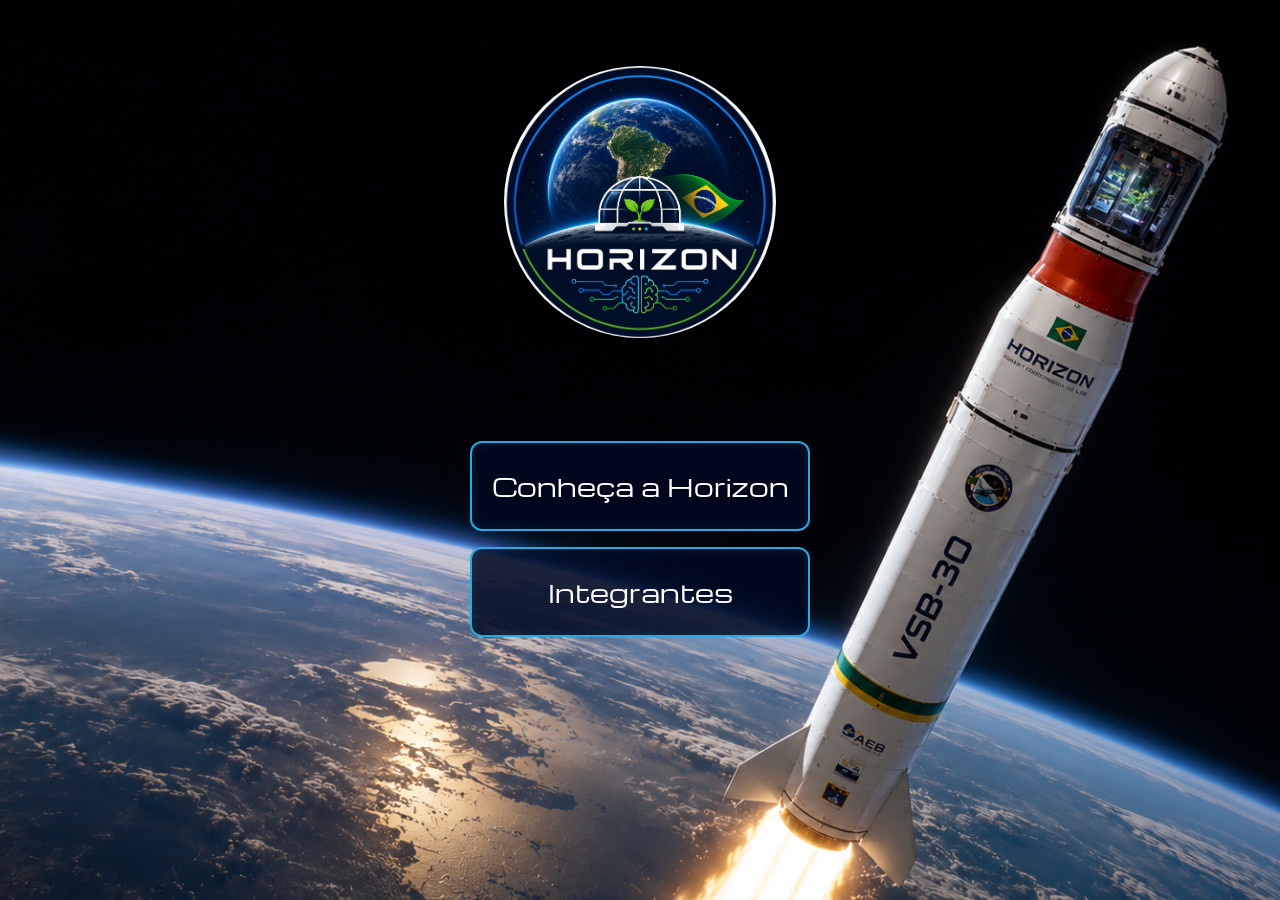
<file: index.html>
<!DOCTYPE html>
<html lang="pt-br">
<head>
    <meta charset="UTF-8">
    <meta name="viewport" content="width=device-width, initial-scale=1.0">

    <!-- GOOGLE FONTS -->
    <link rel="preconnect" href="https://fonts.googleapis.com">
    <link rel="preconnect" href="https://fonts.gstatic.com" crossorigin>
    <link href="https://fonts.googleapis.com/css2?family=Michroma&family=Raleway:ital,wght@0,100..900;1,100..900&display=swap" rel="stylesheet">

    <!-- CSS Externo -->
    <link rel="stylesheet" href="./src/css/inicio.css">
    <title>Home</title>
</head>
<body>
    <section>
        <div class="hero">
            <img class="hero-logo" src="./src/assets/logo_Horizon.png" alt="Logo Horizon">
            <div class="bottons">
                <a href="./sobre.html"><button>Conheça a Horizon</button></a>
                <a href="./integrantes.html"><button>Integrantes</button></a>
            </div>
        </div>
    </section>
</body>
</html>
</file>
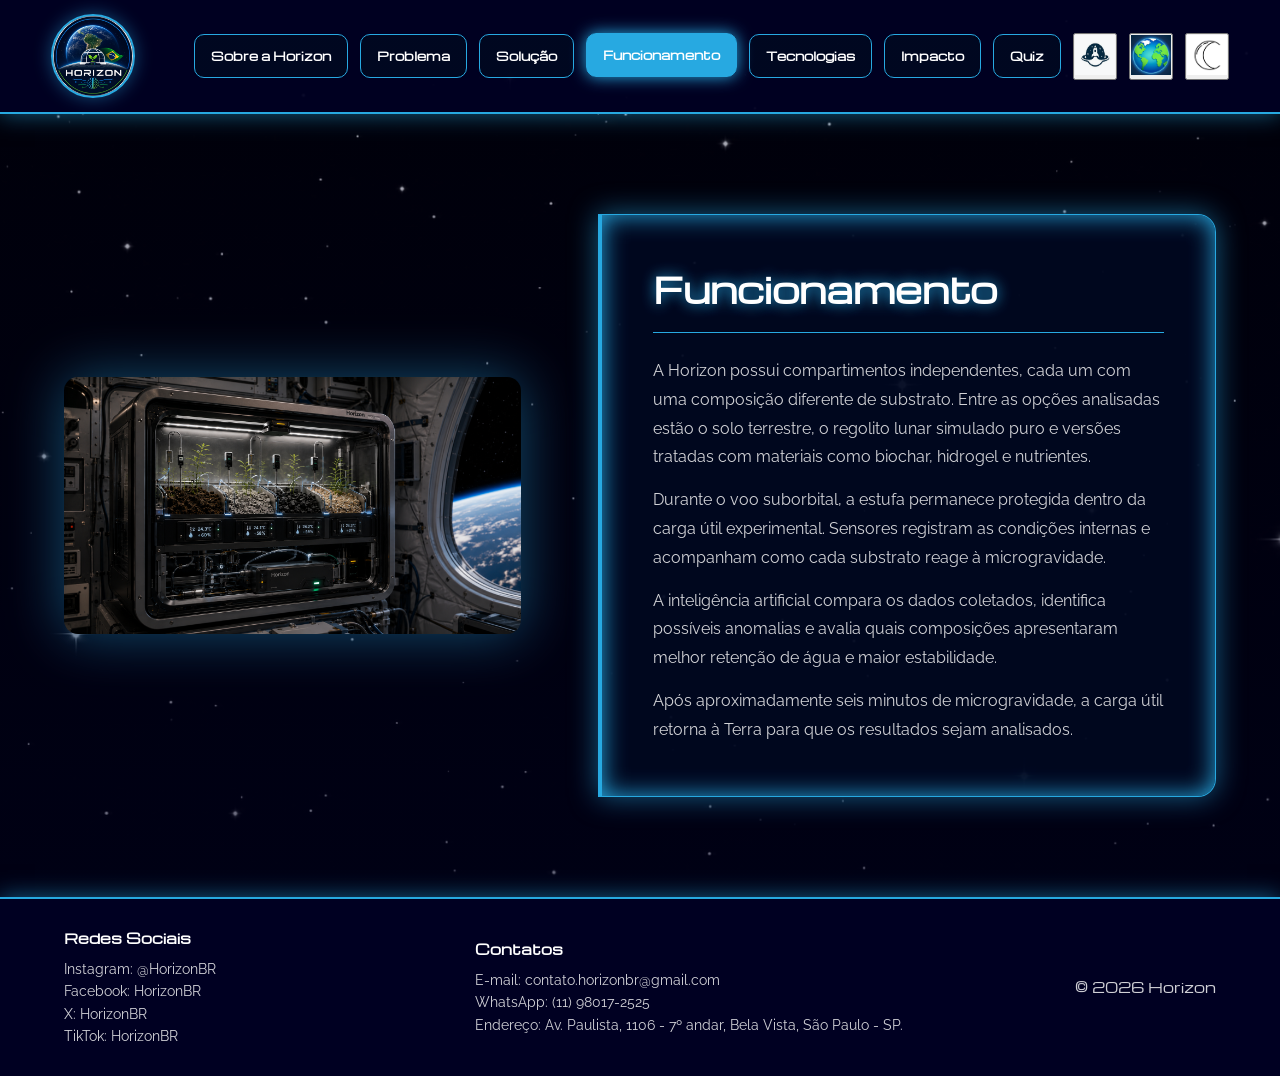
<file: funcionamento.html>
<!DOCTYPE html>
<html lang="pt-BR">
<head>
    <meta charset="UTF-8">
    <meta name="viewport" content="width=device-width, initial-scale=1.0">
    <link rel="preconnect" href="https://fonts.googleapis.com">
    <link rel="preconnect" href="https://fonts.gstatic.com" crossorigin>
    <link href="https://fonts.googleapis.com/css2?family=Michroma&family=Raleway:wght@400;500;600&display=swap" rel="stylesheet">
    <link rel="stylesheet" href="./src/css/funcionamento.css">
    <title>Funcionamento | Horizon</title>
</head>
<body>
    <header>
        <a class="logo-link" href="./index.html" aria-label="Ir para Sobre a Horizon"><img class="logo" src="./src/assets/logo_Horizon.png" alt="Logo Horizon"></a>
        <nav aria-label="Navegação principal">
            <a href="./sobre.html">Sobre a Horizon</a><a href="./problema.html">Problema</a><a href="./solucao.html">Solução</a>
            <a class="active" href="./funcionamento.html" aria-current="page">Funcionamento</a>
            <a href="./tecnologias.html">Tecnologias</a><a href="./impacto.html">Impacto</a><a href="./quiz.html">Quiz</a>
            <button id="SpaceTheme"><img src="./src/assets/EspaçoLogo.png" alt="EspaçoLogo" class="mode"></button>
            <button id="EarthTheme"><img src="./src/assets/TerraLogo.png" alt="TerraLogo" class="mode"></button>
            <button id="MoonTheme"><img src="./src/assets/LuaLogo.png" alt="LuaLogo" class="mode"></button>
        </nav>
    </header>
    <main>
        <section class="pagina-layout">
            <figure class="imagem-conteudo">
                <img src="./src/assets/funcionamento.png" alt="Ilustracao do funcionamento da estufa Horizon">
            </figure>
            <article class="card">
            <h1>Funcionamento</h1>
            <p>A Horizon possui compartimentos independentes, cada um com uma composição diferente de substrato. Entre as opções analisadas estão o solo terrestre, o regolito lunar simulado puro e versões tratadas com materiais como biochar, hidrogel e nutrientes.</p>
            <p>Durante o voo suborbital, a estufa permanece protegida dentro da carga útil experimental. Sensores registram as condições internas e acompanham como cada substrato reage à microgravidade.</p>
            <p>A inteligência artificial compara os dados coletados, identifica possíveis anomalias e avalia quais composições apresentaram melhor retenção de água e maior estabilidade.</p>
            <p>Após aproximadamente seis minutos de microgravidade, a carga útil retorna à Terra para que os resultados sejam analisados.</p>
            </article>
        </section>
    </main>
    <footer>
        <section><h2>Redes Sociais</h2><ul><li>Instagram: @HorizonBR</li><li>Facebook: HorizonBR</li><li>X: HorizonBR</li><li>TikTok: HorizonBR</li></ul></section>
        <section><h2>Contatos</h2><ul><li>E-mail: contato.horizonbr@gmail.com</li><li>WhatsApp: (11) 98017-2525</li><li>Endereço: Av. Paulista, 1106 - 7º andar, Bela Vista, São Paulo - SP.</li></ul></section>
        <p class="copyright">© 2026 Horizon</p>
    </footer>
    <script src="./src/js/trocarCor.js"></script>
</body>
</html>
</file>
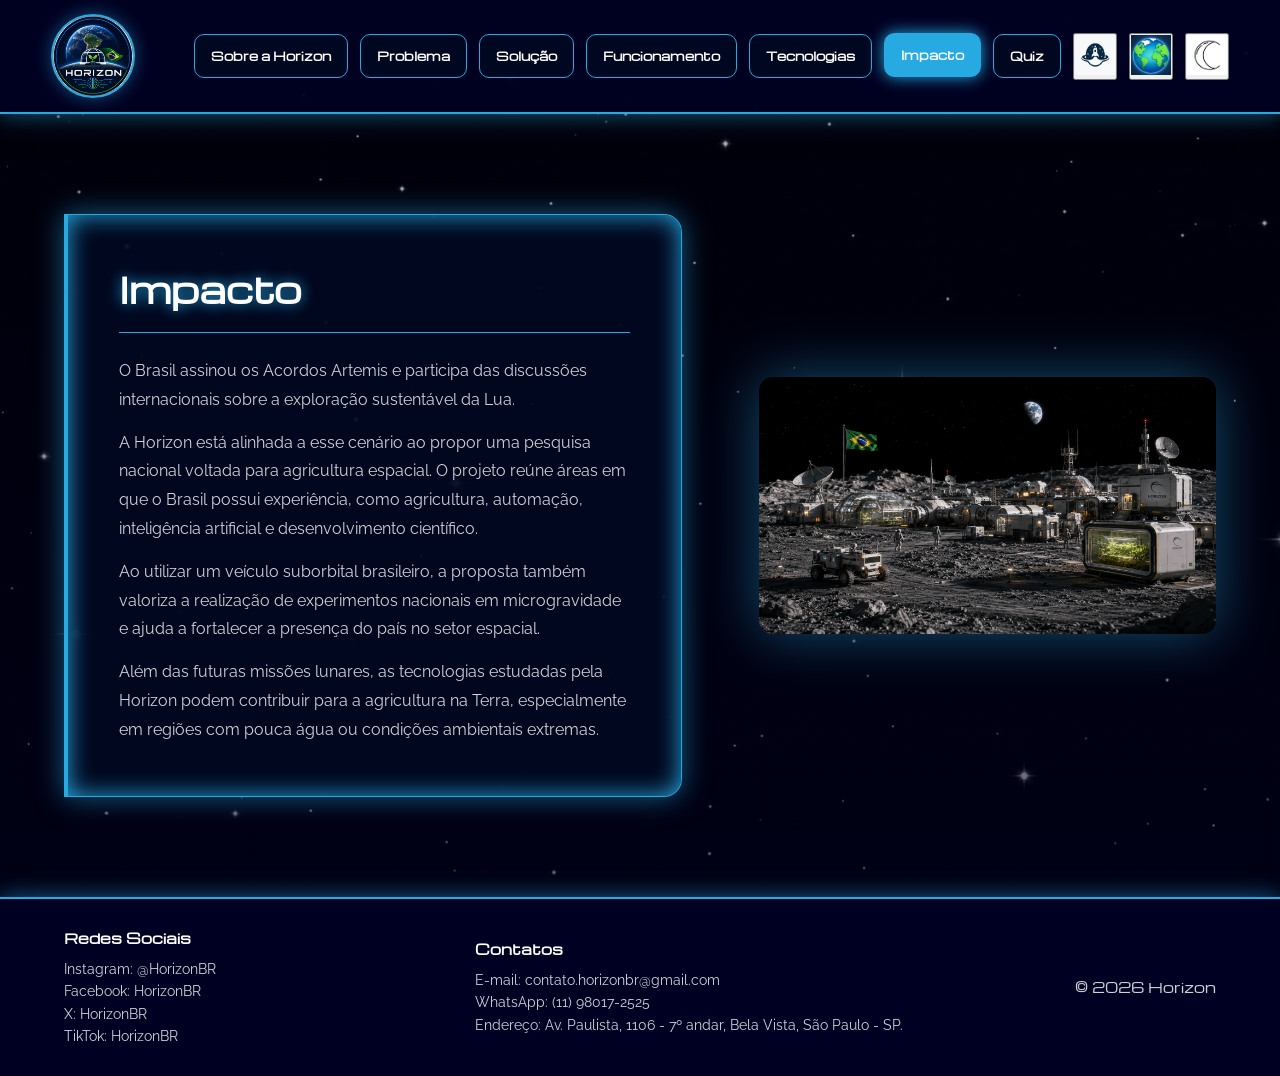
<file: impacto.html>
<!DOCTYPE html>
<html lang="pt-BR">
<head>
    <meta charset="UTF-8">
    <meta name="viewport" content="width=device-width, initial-scale=1.0">
    <link rel="preconnect" href="https://fonts.googleapis.com">
    <link rel="preconnect" href="https://fonts.gstatic.com" crossorigin>
    <link href="https://fonts.googleapis.com/css2?family=Michroma&family=Raleway:wght@400;500;600&display=swap" rel="stylesheet">
    <link rel="stylesheet" href="./src/css/impacto.css">
    <title>Impacto | Horizon</title>
</head>
<body>
    <header>
        <a class="logo-link" href="./index.html" aria-label="Ir para Sobre a Horizon"><img class="logo" src="./src/assets/logo_Horizon.png" alt="Logo Horizon"></a>
        <nav aria-label="Navegação principal">
            <a href="./sobre.html">Sobre a Horizon</a><a href="./problema.html">Problema</a><a href="./solucao.html">Solução</a><a href="./funcionamento.html">Funcionamento</a><a href="./tecnologias.html">Tecnologias</a>
            <a class="active" href="./impacto.html" aria-current="page">Impacto</a><a href="./quiz.html">Quiz</a>
            <button id="SpaceTheme"><img src="./src/assets/EspaçoLogo.png" alt="EspaçoLogo" class="mode"></button>
            <button id="EarthTheme"><img src="./src/assets/TerraLogo.png" alt="TerraLogo" class="mode"></button>
            <button id="MoonTheme"><img src="./src/assets/LuaLogo.png" alt="LuaLogo" class="mode"></button>
        </nav>
    </header>
    <main>
        <section class="pagina-layout pagina-layout-reverso">
            <article class="card">
            <h1>Impacto</h1>
            <p>O Brasil assinou os Acordos Artemis e participa das discussões internacionais sobre a exploração sustentável da Lua.</p>
            <p>A Horizon está alinhada a esse cenário ao propor uma pesquisa nacional voltada para agricultura espacial. O projeto reúne áreas em que o Brasil possui experiência, como agricultura, automação, inteligência artificial e desenvolvimento científico.</p>
            <p>Ao utilizar um veículo suborbital brasileiro, a proposta também valoriza a realização de experimentos nacionais em microgravidade e ajuda a fortalecer a presença do país no setor espacial.</p>
            <p>Além das futuras missões lunares, as tecnologias estudadas pela Horizon podem contribuir para a agricultura na Terra, especialmente em regiões com pouca água ou condições ambientais extremas.</p>
            </article>
            <figure class="imagem-conteudo">
                <img src="./src/assets/impacto.png" alt="Ilustracao do impacto da pesquisa Horizon">
            </figure>
        </section>
    </main>
    <footer>
        <section><h2>Redes Sociais</h2><ul><li>Instagram: @HorizonBR</li><li>Facebook: HorizonBR</li><li>X: HorizonBR</li><li>TikTok: HorizonBR</li></ul></section>
        <section><h2>Contatos</h2><ul><li>E-mail: contato.horizonbr@gmail.com</li><li>WhatsApp: (11) 98017-2525</li><li>Endereço: Av. Paulista, 1106 - 7º andar, Bela Vista, São Paulo - SP.</li></ul></section>
        <p class="copyright">© 2026 Horizon</p>
    </footer>
    <script src="./src/js/trocarCor.js"></script>
</body>
</html>
</file>
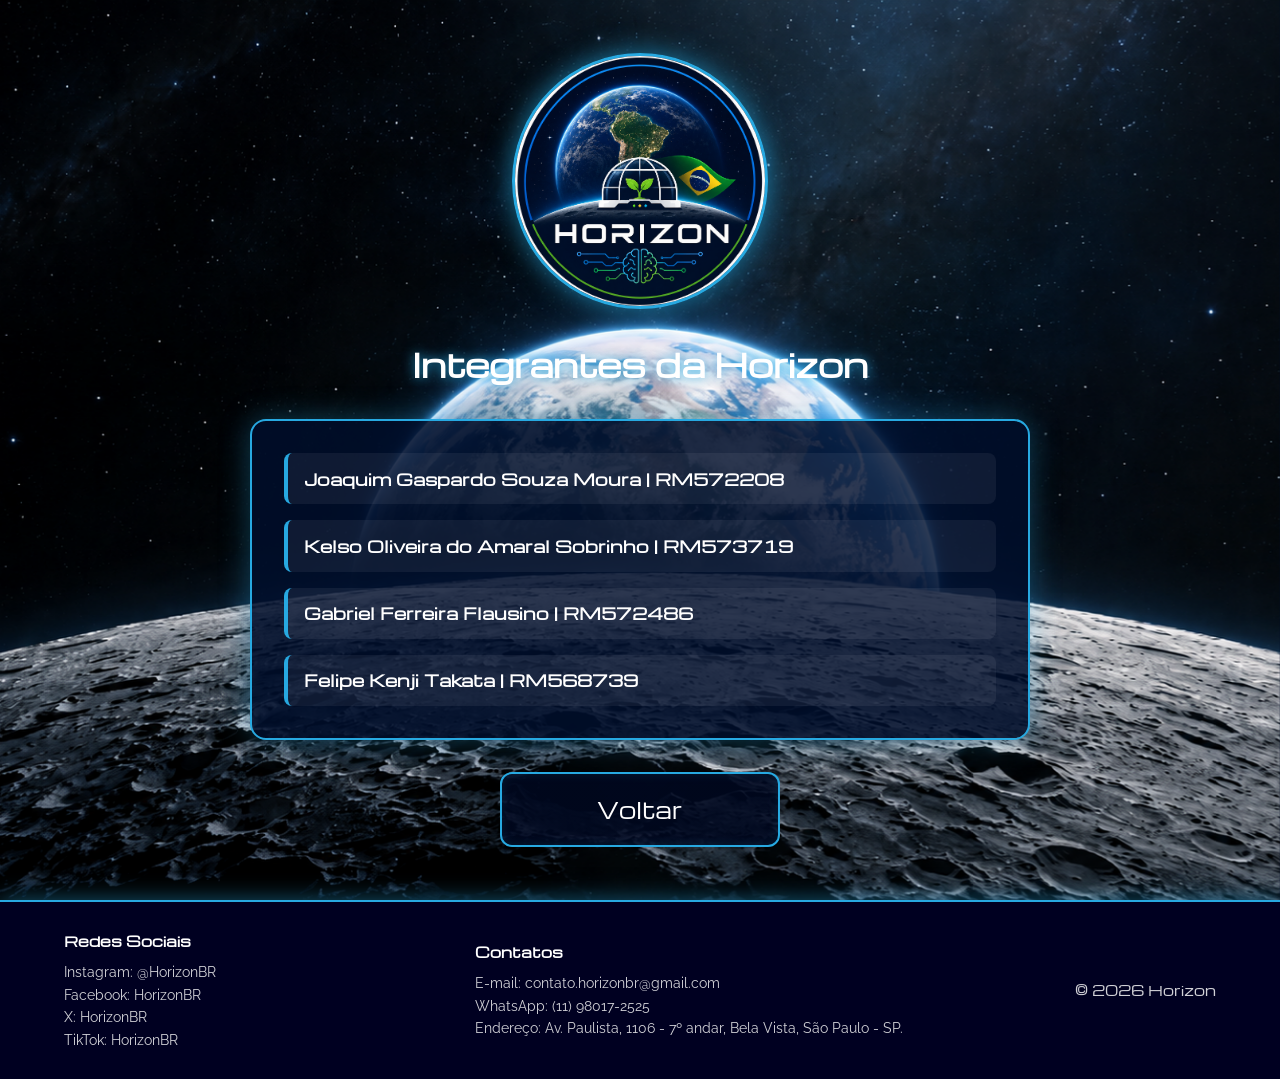
<file: integrantes.html>
<!DOCTYPE html>
<html lang="pt-br">
<head>
    <meta charset="UTF-8">
    <meta name="viewport" content="width=device-width, initial-scale=1.0">
    <!-- GOOGLE FONTS -->
    <link rel="preconnect" href="https://fonts.googleapis.com">
    <link rel="preconnect" href="https://fonts.gstatic.com" crossorigin>
    <link href="https://fonts.googleapis.com/css2?family=Michroma&family=Raleway:ital,wght@0,100..900;1,100..900&display=swap" rel="stylesheet">

    <!-- CSS Externo -->
    <link rel="stylesheet" href="./src/css/integrantes.css">
    <title>Integrantes</title>
</head>
<body>
    <main class="conteudo-integrantes">
        <img class="logo" src="./src/assets/logo_Horizon.png" alt="Logo da Horizon">
        <img class="fundo_integrantes" src="./src/assets/fundo_integrantes.png" alt="">
        <h1>Integrantes da Horizon</h1>
        <div class="card">
            <h2>Joaquim Gaspardo Souza Moura | RM572208</h2>
            <h2>Kelso Oliveira do Amaral Sobrinho | RM573719</h2>
            <h2>Gabriel Ferreira Flausino | RM572486</h2>
            <h2>Felipe Kenji Takata | RM568739</h2>
        </div>
        <a href="./index.html"><button>Voltar</button></a>
    </main>

    <footer>
        <div class="redesSociais">
            <h2>Redes Sociais</h2>
            <ul>
                <li>Instagram: @HorizonBR</li>
                <li>Facebook: HorizonBR</li>
                <li>X: HorizonBR</li>
                <li>TikTok: HorizonBR</li>
            </ul>
        </div>
        <div class="contatos">
            <h2>Contatos</h2>
            <ul>
                <li>E-mail: contato.horizonbr@gmail.com</li>
                <li>WhatsApp: (11) 98017-2525</li>
                <li>Endereço: Av. Paulista, 1106 - 7º andar, Bela Vista, São Paulo - SP.</li>
            </ul>
        </div>
        <p>© 2026 Horizon</p>
    </footer>
</body>
</html>
</file>
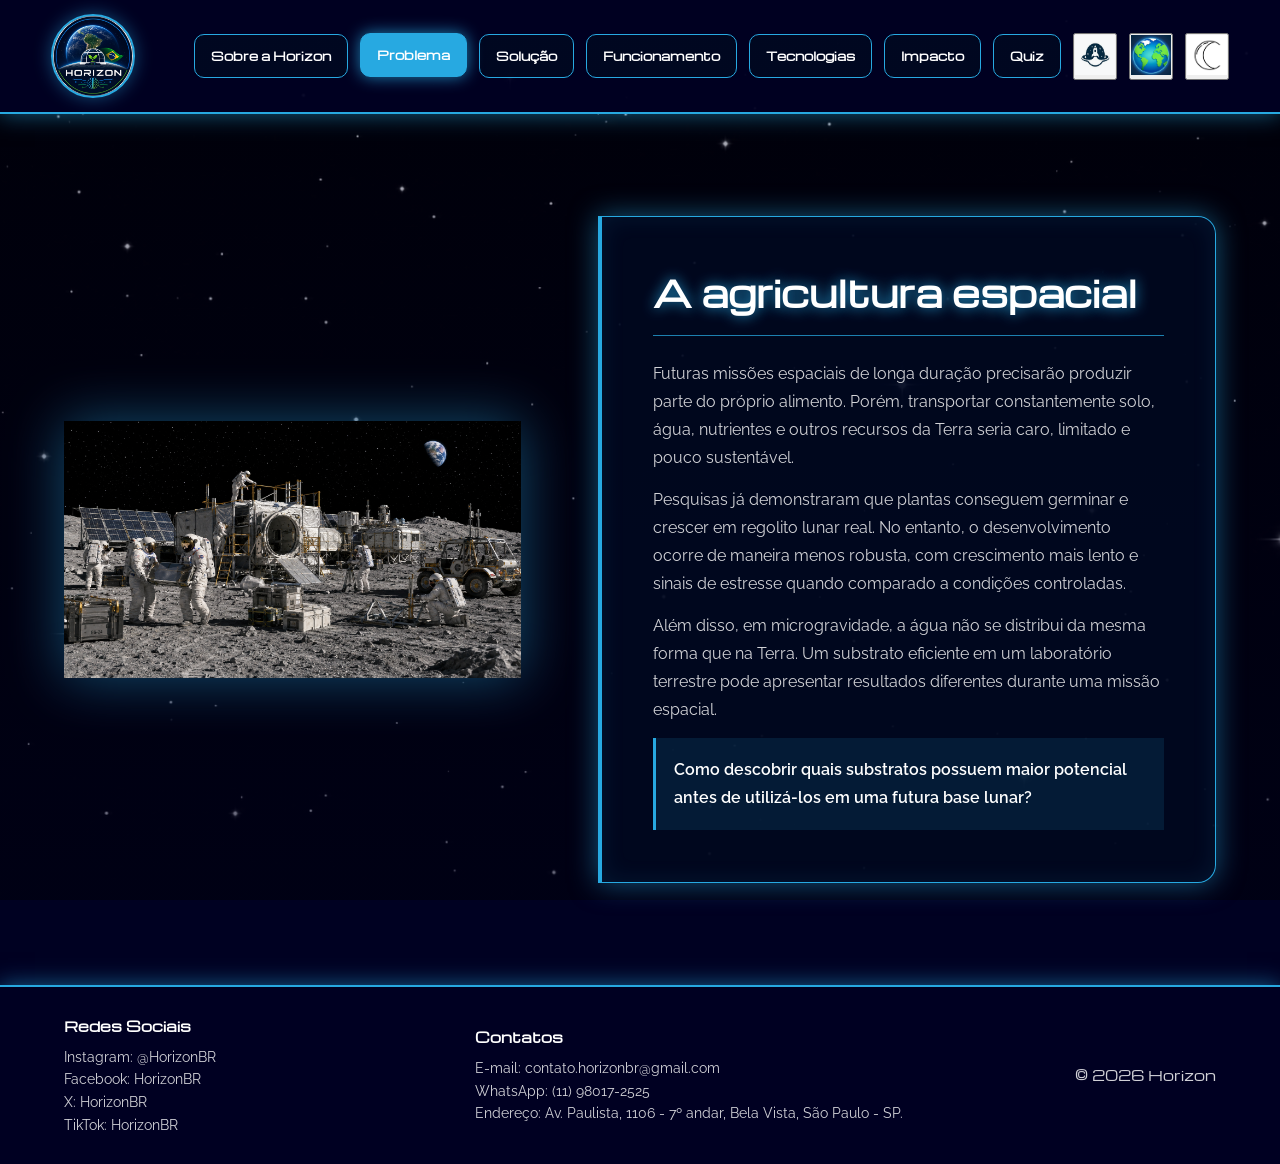
<file: problema.html>
<!DOCTYPE html>
<html lang="pt-BR">
<head>
    <meta charset="UTF-8">
    <meta name="viewport" content="width=device-width, initial-scale=1.0">
    <link rel="preconnect" href="https://fonts.googleapis.com">
    <link rel="preconnect" href="https://fonts.gstatic.com" crossorigin>
    <link href="https://fonts.googleapis.com/css2?family=Michroma&family=Raleway:wght@400;500;600&display=swap" rel="stylesheet">
    <link rel="stylesheet" href="./src/css/problema.css">
    <title>Problema | Horizon</title>
</head>
<body>
    <header>
        <a class="logo-link" href="./index.html" aria-label="Ir para Sobre a Horizon">
            <img class="logo" src="./src/assets/logo_Horizon.png" alt="Logo Horizon">
        </a>
        <nav aria-label="Navegação principal">
            <a href="./sobre.html">Sobre a Horizon</a>
            <a class="active" href="./problema.html" aria-current="page">Problema</a>
            <a href="./solucao.html">Solução</a>
            <a href="./funcionamento.html">Funcionamento</a>
            <a href="./tecnologias.html">Tecnologias</a>
            <a href="./impacto.html">Impacto</a>
            <a href="./quiz.html">Quiz</a>
            <button id="SpaceTheme"><img src="./src/assets/EspaçoLogo.png" alt="EspaçoLogo" class="mode"></button>
            <button id="EarthTheme"><img src="./src/assets/TerraLogo.png" alt="TerraLogo" class="mode"></button>
            <button id="MoonTheme"><img src="./src/assets/LuaLogo.png" alt="LuaLogo" class="mode"></button>
        </nav>
    </header>

    <main>
        <section class="problema-layout">
            <div class="imagem-problema">
                <img src="./src/assets/base_lua.png" alt="Representação de uma base lunar da Horizon">
            </div>
            <article class="card">
                <h1>A agricultura espacial</h1>
                <p>Futuras missões espaciais de longa duração precisarão produzir parte do próprio alimento. Porém, transportar constantemente solo, água, nutrientes e outros recursos da Terra seria caro, limitado e pouco sustentável.</p>
                <p>Pesquisas já demonstraram que plantas conseguem germinar e crescer em regolito lunar real. No entanto, o desenvolvimento ocorre de maneira menos robusta, com crescimento mais lento e sinais de estresse quando comparado a condições controladas.</p>
                <p>Além disso, em microgravidade, a água não se distribui da mesma forma que na Terra. Um substrato eficiente em um laboratório terrestre pode apresentar resultados diferentes durante uma missão espacial.</p>
                <p class="pergunta">Como descobrir quais substratos possuem maior potencial antes de utilizá-los em uma futura base lunar?</p>
            </article>
        </section>
    </main>

    <footer>
        <section>
            <h2>Redes Sociais</h2>
            <ul>
                <li>Instagram: @HorizonBR</li>
                <li>Facebook: HorizonBR</li>
                <li>X: HorizonBR</li>
                <li>TikTok: HorizonBR</li>
            </ul>
        </section>
        <section>
            <h2>Contatos</h2>
            <ul>
                <li>E-mail: contato.horizonbr@gmail.com</li>
                <li>WhatsApp: (11) 98017-2525</li>
                <li>Endereço: Av. Paulista, 1106 - 7º andar, Bela Vista, São Paulo - SP.</li>
            </ul>
        </section>
        <p class="copyright">© 2026 Horizon</p>
    </footer>
    <script src="./src/js/trocarCor.js"></script>
</body>
</html>
</file>
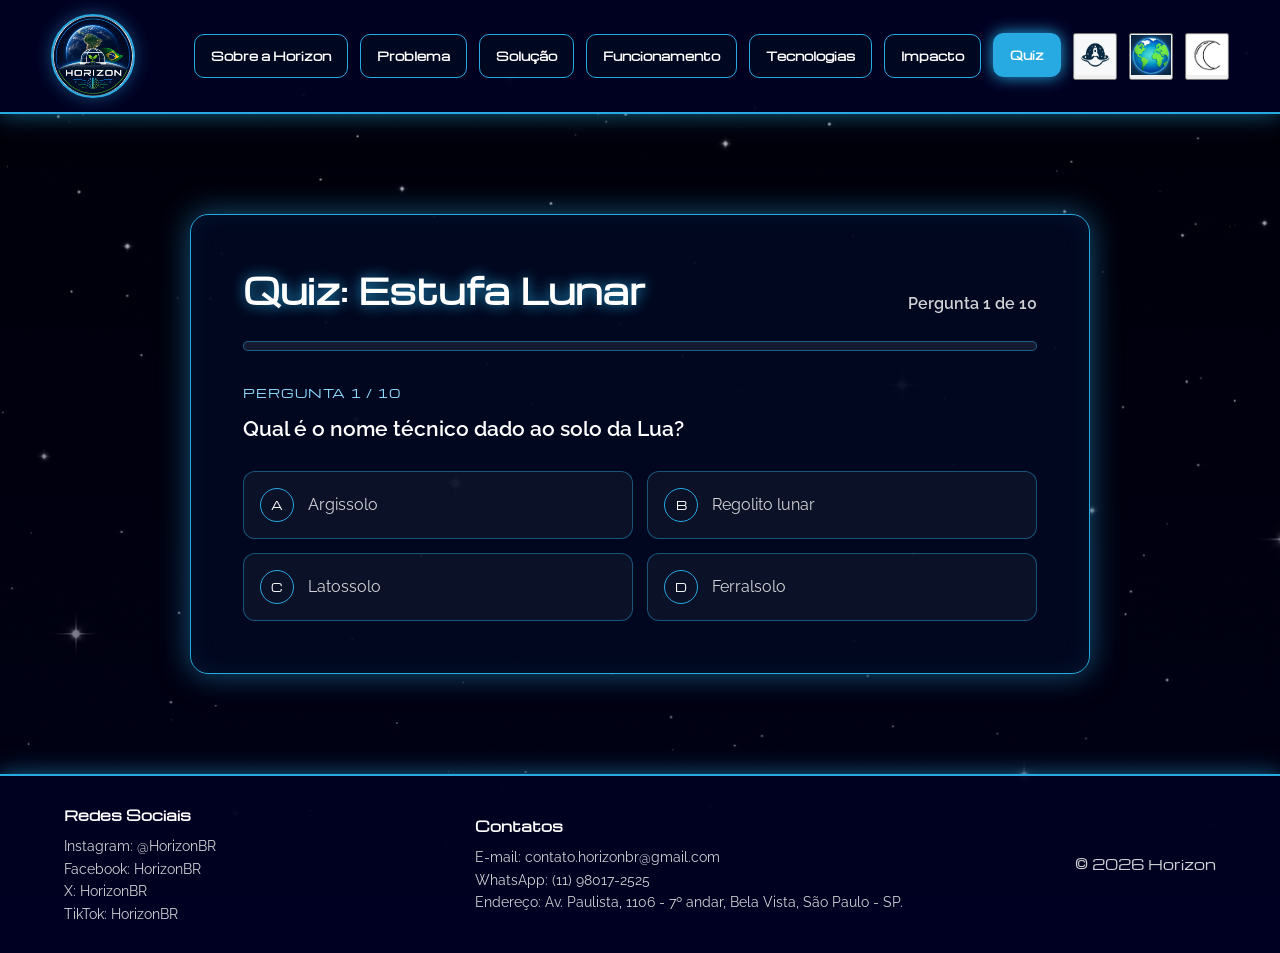
<file: quiz.html>
<!DOCTYPE html>
<html lang="pt-BR">
<head>
    <meta charset="UTF-8">
    <meta name="viewport" content="width=device-width, initial-scale=1.0">
    <link rel="preconnect" href="https://fonts.googleapis.com">
    <link rel="preconnect" href="https://fonts.gstatic.com" crossorigin>
    <link href="https://fonts.googleapis.com/css2?family=Michroma&family=Raleway:wght@400;500;600&display=swap" rel="stylesheet">
    <link rel="stylesheet" href="./src/css/quiz.css">
    <title>Quiz | Horizon</title>
</head>
<body>
    <header>
        <a class="logo-link" href="./index.html" aria-label="Ir para Sobre a Horizon">
            <img class="logo" src="./src/assets/logo_Horizon.png" alt="Logo Horizon">
        </a>
        <nav aria-label="Navegação principal">
            <a href="./sobre.html">Sobre a Horizon</a>
            <a href="./problema.html">Problema</a>
            <a href="./solucao.html">Solução</a>
            <a href="./funcionamento.html">Funcionamento</a>
            <a href="./tecnologias.html">Tecnologias</a>
            <a href="./impacto.html">Impacto</a>
            <a class="active" href="./quiz.html" aria-current="page">Quiz</a>
            <button id="SpaceTheme"><img src="./src/assets/EspaçoLogo.png" alt="EspaçoLogo" class="mode"></button>
            <button id="EarthTheme"><img src="./src/assets/TerraLogo.png" alt="TerraLogo" class="mode"></button>
            <button id="MoonTheme"><img src="./src/assets/LuaLogo.png" alt="LuaLogo" class="mode"></button>
        </nav>
    </header>

    <main class="conteudo">
        <section class="quiz-card" aria-labelledby="quiz-title">
            <div class="quiz-header">
                <div>
                    <h1 id="quiz-title">Quiz: Estufa Lunar</h1>
                </div>
                <p id="counter">Pergunta 1 de 10</p>
            </div>

            <div id="progress-bar" aria-label="Progresso do quiz">
                <div id="progress-fill"></div>
            </div>

            <div id="q-container" aria-live="polite"></div>

            <div id="score-card" aria-live="polite">
                <p class="resultado-titulo">Resultado final</p>
                <div id="score-num"></div>
                <div id="score-label">perguntas corretas</div>
                <div id="score-msg"></div>
                <button id="restart-btn" type="button">Tentar novamente</button>
            </div>
        </section>
    </main>

    <footer>
        <section>
            <h2>Redes Sociais</h2>
            <ul><li>Instagram: @HorizonBR</li><li>Facebook: HorizonBR</li><li>X: HorizonBR</li><li>TikTok: HorizonBR</li></ul>
        </section>
        <section>
            <h2>Contatos</h2>
            <ul><li>E-mail: contato.horizonbr@gmail.com</li><li>WhatsApp: (11) 98017-2525</li><li>Endereço: Av. Paulista, 1106 - 7º andar, Bela Vista, São Paulo - SP.</li></ul>
        </section>
        <p class="copyright">© 2026 Horizon</p>
    </footer>

    <script src="./src/js/script.js"></script>
    <script src="./src/js/trocarCor.js"></script>
</body>
</html>
</file>
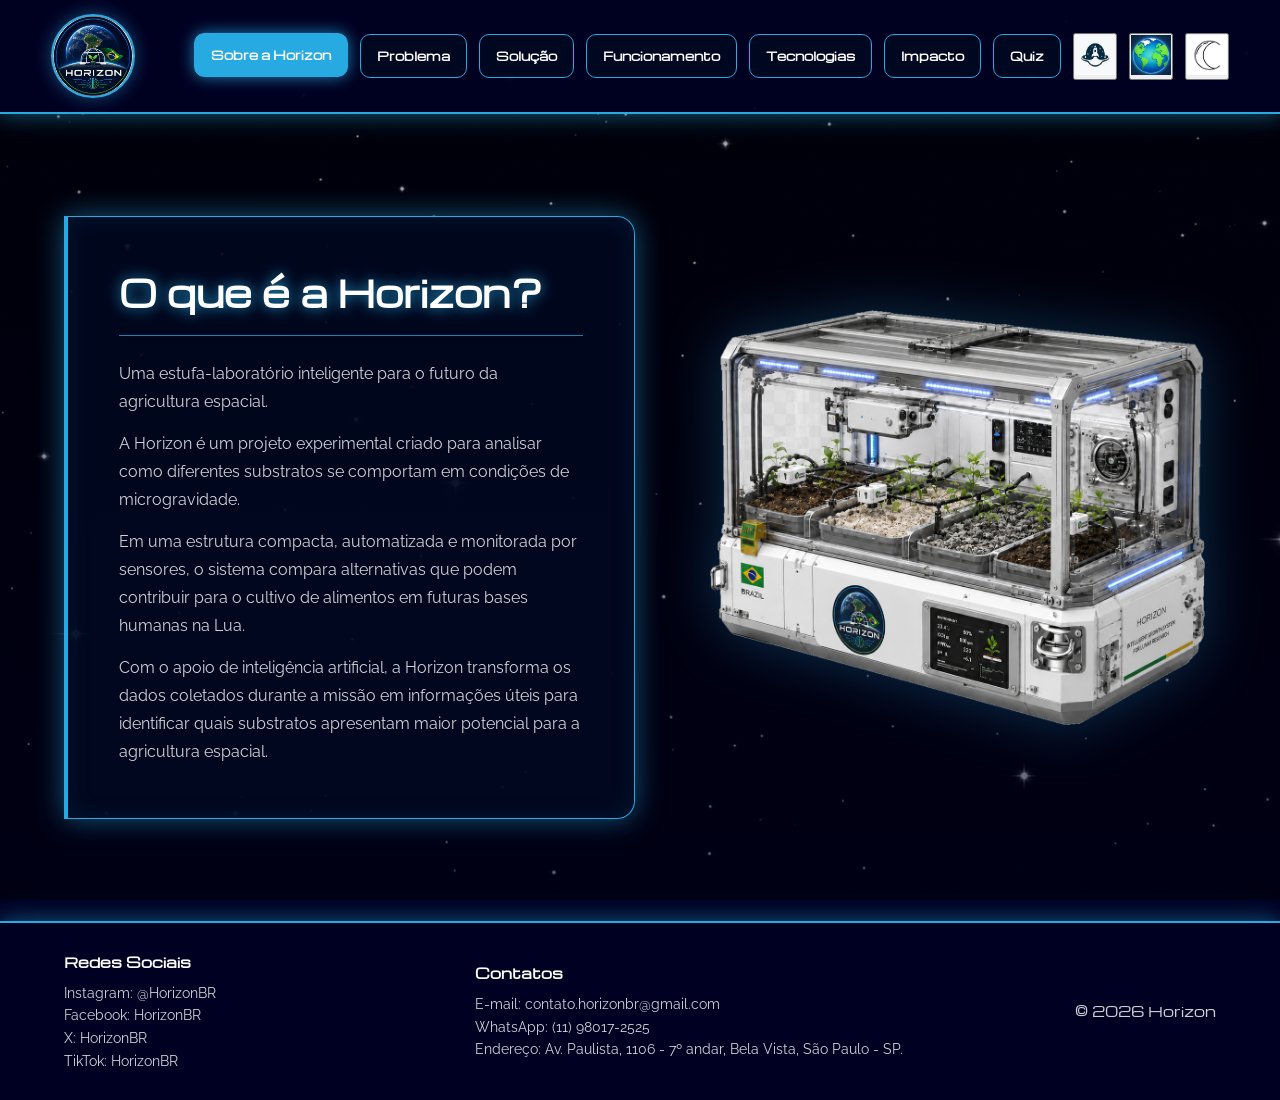
<file: sobre.html>
<!DOCTYPE html>
<html lang="pt-BR">
<head>
    <meta charset="UTF-8">
    <meta name="viewport" content="width=device-width, initial-scale=1.0">
    <link rel="preconnect" href="https://fonts.googleapis.com">
    <link rel="preconnect" href="https://fonts.gstatic.com" crossorigin>
    <link href="https://fonts.googleapis.com/css2?family=Michroma&family=Raleway:wght@400;500;600&display=swap" rel="stylesheet">
    <link rel="stylesheet" href="./src/css/sobre.css">
    <title>Sobre a Horizon</title>
</head>
<body>
    <header>
        <a class="logo-link" href="./index.html" aria-label="Voltar para o início">
            <img class="logo" src="./src/assets/logo_Horizon.png" alt="Logo Horizon">
        </a>

        <nav aria-label="Navegação principal">
            <a class="active" href="./sobre.html" aria-current="page">Sobre a Horizon</a>
            <a href="./problema.html">Problema</a>
            <a href="./solucao.html">Solução</a>
            <a href="./funcionamento.html">Funcionamento</a>
            <a href="./tecnologias.html">Tecnologias</a>
            <a href="./impacto.html">Impacto</a>
            <a href="./quiz.html">Quiz</a>
            <button id="SpaceTheme"><img src="./src/assets/EspaçoLogo.png" alt="EspaçoLogo" class="mode"></button>
            <button id="EarthTheme"><img src="./src/assets/TerraLogo.png" alt="TerraLogo" class="mode"></button>
            <button id="MoonTheme"><img src="./src/assets/LuaLogo.png" alt="LuaLogo" class="mode"></button>
        </nav>
    </header>

    <main>
        <section class="apresentacao">
            <article class="card">
                <h1>O que é a Horizon?</h1>
                <p>Uma estufa-laboratório inteligente para o futuro da agricultura espacial.</p>
                <p>A Horizon é um projeto experimental criado para analisar como diferentes substratos se comportam em condições de microgravidade.</p>
                <p>Em uma estrutura compacta, automatizada e monitorada por sensores, o sistema compara alternativas que podem contribuir para o cultivo de alimentos em futuras bases humanas na Lua.</p>
                <p>Com o apoio de inteligência artificial, a Horizon transforma os dados coletados durante a missão em informações úteis para identificar quais substratos apresentam maior potencial para a agricultura espacial.</p>
            </article>

            <div class="imagem-estufa">
                <img src="./src/assets/estufa.png" alt="Representação da estufa inteligente Horizon">
            </div>
        </section>
    </main>

    <footer>
        <section>
            <h2>Redes Sociais</h2>
            <ul>
                <li>Instagram: @HorizonBR</li>
                <li>Facebook: HorizonBR</li>
                <li>X: HorizonBR</li>
                <li>TikTok: HorizonBR</li>
            </ul>
        </section>

        <section>
            <h2>Contatos</h2>
            <ul>
                <li>E-mail: contato.horizonbr@gmail.com</li>
                <li>WhatsApp: (11) 98017-2525</li>
                <li>Endereço: Av. Paulista, 1106 - 7º andar, Bela Vista, São Paulo - SP.</li>
            </ul>
        </section>

        <p class="copyright">© 2026 Horizon</p>
    </footer>
    <script src="./src/js/trocarCor.js"></script>
</body>
</html>
</file>
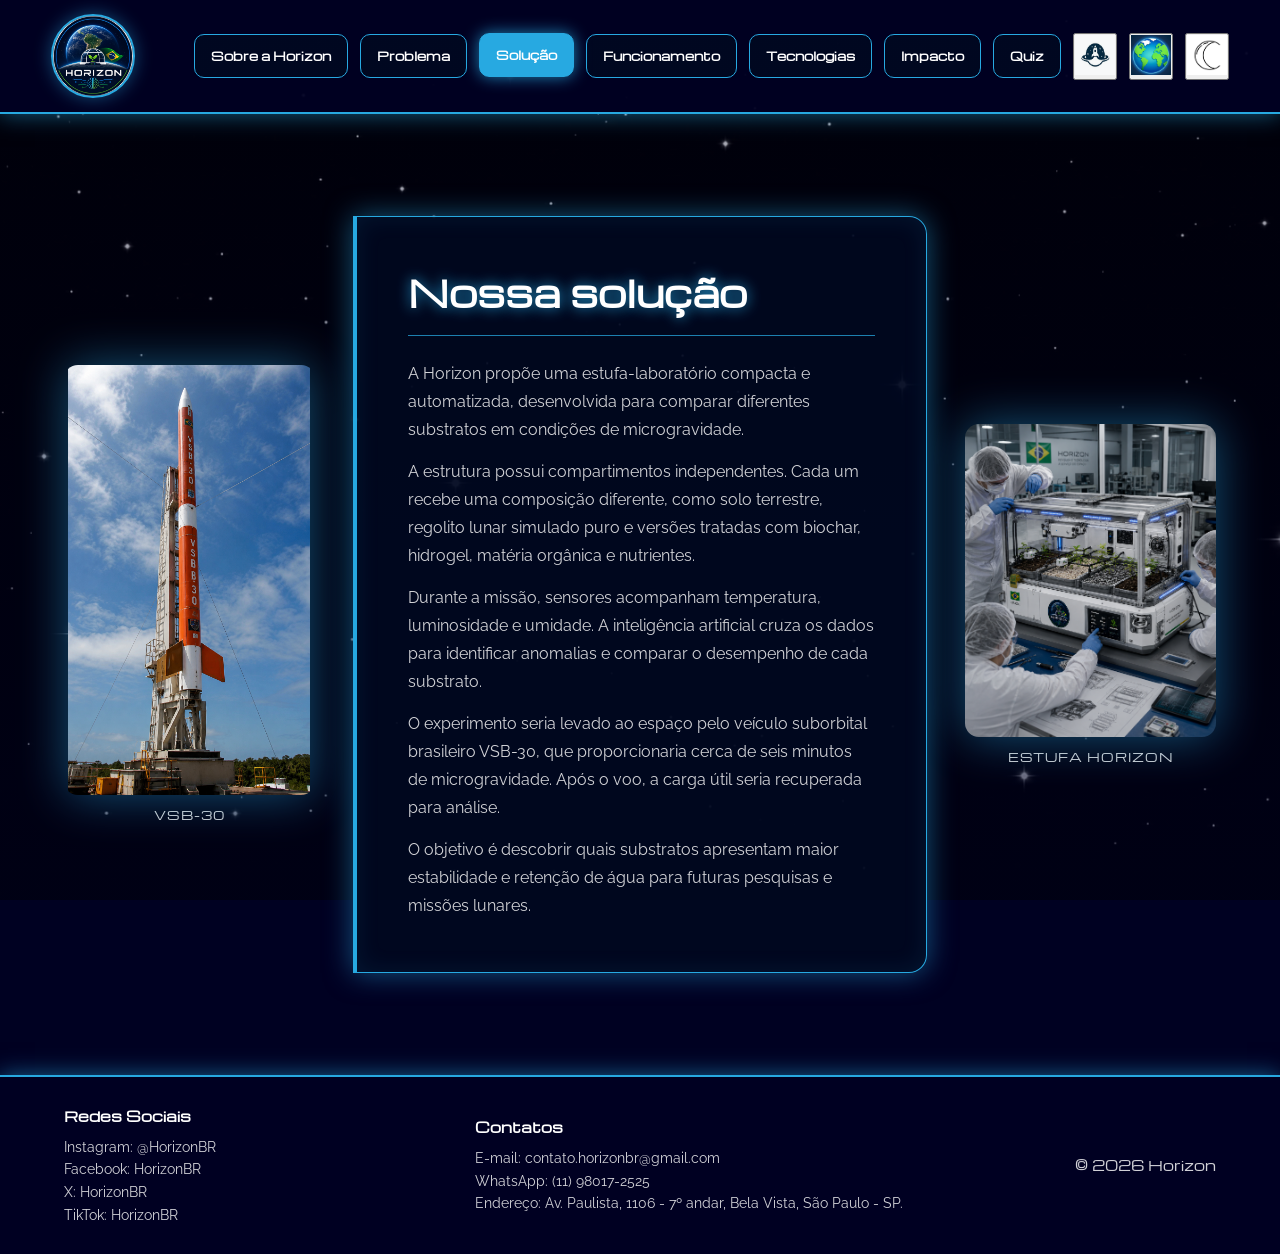
<file: solucao.html>
<!DOCTYPE html>
<html lang="pt-BR">
<head>
    <meta charset="UTF-8">
    <meta name="viewport" content="width=device-width, initial-scale=1.0">
    <link rel="preconnect" href="https://fonts.googleapis.com">
    <link rel="preconnect" href="https://fonts.gstatic.com" crossorigin>
    <link href="https://fonts.googleapis.com/css2?family=Michroma&family=Raleway:wght@400;500;600&display=swap" rel="stylesheet">
    <link rel="stylesheet" href="./src/css/solucao.css">
    <title>Solução | Horizon</title>
</head>
<body>
    <header>
        <a class="logo-link" href="./index.html" aria-label="Ir para Sobre a Horizon">
            <img class="logo" src="./src/assets/logo_Horizon.png" alt="Logo Horizon">
        </a>
        <nav aria-label="Navegação principal">
            <a href="./sobre.html">Sobre a Horizon</a>
            <a href="./problema.html">Problema</a>
            <a class="active" href="./solucao.html" aria-current="page">Solução</a>
            <a href="./funcionamento.html">Funcionamento</a>
            <a href="./tecnologias.html">Tecnologias</a>
            <a href="./impacto.html">Impacto</a>
            <a href="./quiz.html">Quiz</a>
            <button id="SpaceTheme"><img src="./src/assets/EspaçoLogo.png" alt="EspaçoLogo" class="mode"></button>
            <button id="EarthTheme"><img src="./src/assets/TerraLogo.png" alt="TerraLogo" class="mode"></button>
            <button id="MoonTheme"><img src="./src/assets/LuaLogo.png" alt="LuaLogo" class="mode"></button>
        </nav>
    </header>

    <main>
        <section class="solucao-layout">
            <figure class="imagem-solucao imagem-vsb">
                <img src="./src/assets/VSB.png" alt="Veículo suborbital brasileiro VSB-30">
                <figcaption>VSB-30</figcaption>
            </figure>
            <article class="card">
                <h1>Nossa solução</h1>
                <p>A Horizon propõe uma estufa-laboratório compacta e automatizada, desenvolvida para comparar diferentes substratos em condições de microgravidade.</p>
                <p>A estrutura possui compartimentos independentes. Cada um recebe uma composição diferente, como solo terrestre, regolito lunar simulado puro e versões tratadas com biochar, hidrogel, matéria orgânica e nutrientes.</p>
                <p>Durante a missão, sensores acompanham temperatura, luminosidade e umidade. A inteligência artificial cruza os dados para identificar anomalias e comparar o desempenho de cada substrato.</p>
                <p>O experimento seria levado ao espaço pelo veículo suborbital brasileiro VSB-30, que proporcionaria cerca de seis minutos de microgravidade. Após o voo, a carga útil seria recuperada para análise.</p>
                <p>O objetivo é descobrir quais substratos apresentam maior estabilidade e retenção de água para futuras pesquisas e missões lunares.</p>
            </article>
            <figure class="imagem-solucao imagem-estufa">
                <img src="./src/assets/estufa_construcao.png" alt="Estrutura interna da estufa Horizon">
                <figcaption>Estufa Horizon</figcaption>
            </figure>
        </section>
    </main>

    <footer>
        <section>
            <h2>Redes Sociais</h2>
            <ul>
                <li>Instagram: @HorizonBR</li>
                <li>Facebook: HorizonBR</li>
                <li>X: HorizonBR</li>
                <li>TikTok: HorizonBR</li>
            </ul>
        </section>
        <section>
            <h2>Contatos</h2>
            <ul>
                <li>E-mail: contato.horizonbr@gmail.com</li>
                <li>WhatsApp: (11) 98017-2525</li>
                <li>Endereço: Av. Paulista, 1106 - 7º andar, Bela Vista, São Paulo - SP.</li>
            </ul>
        </section>
        <p class="copyright">© 2026 Horizon</p>
    </footer>
    <script src="./src/js/trocarCor.js"></script>
</body>
</html>
</file>
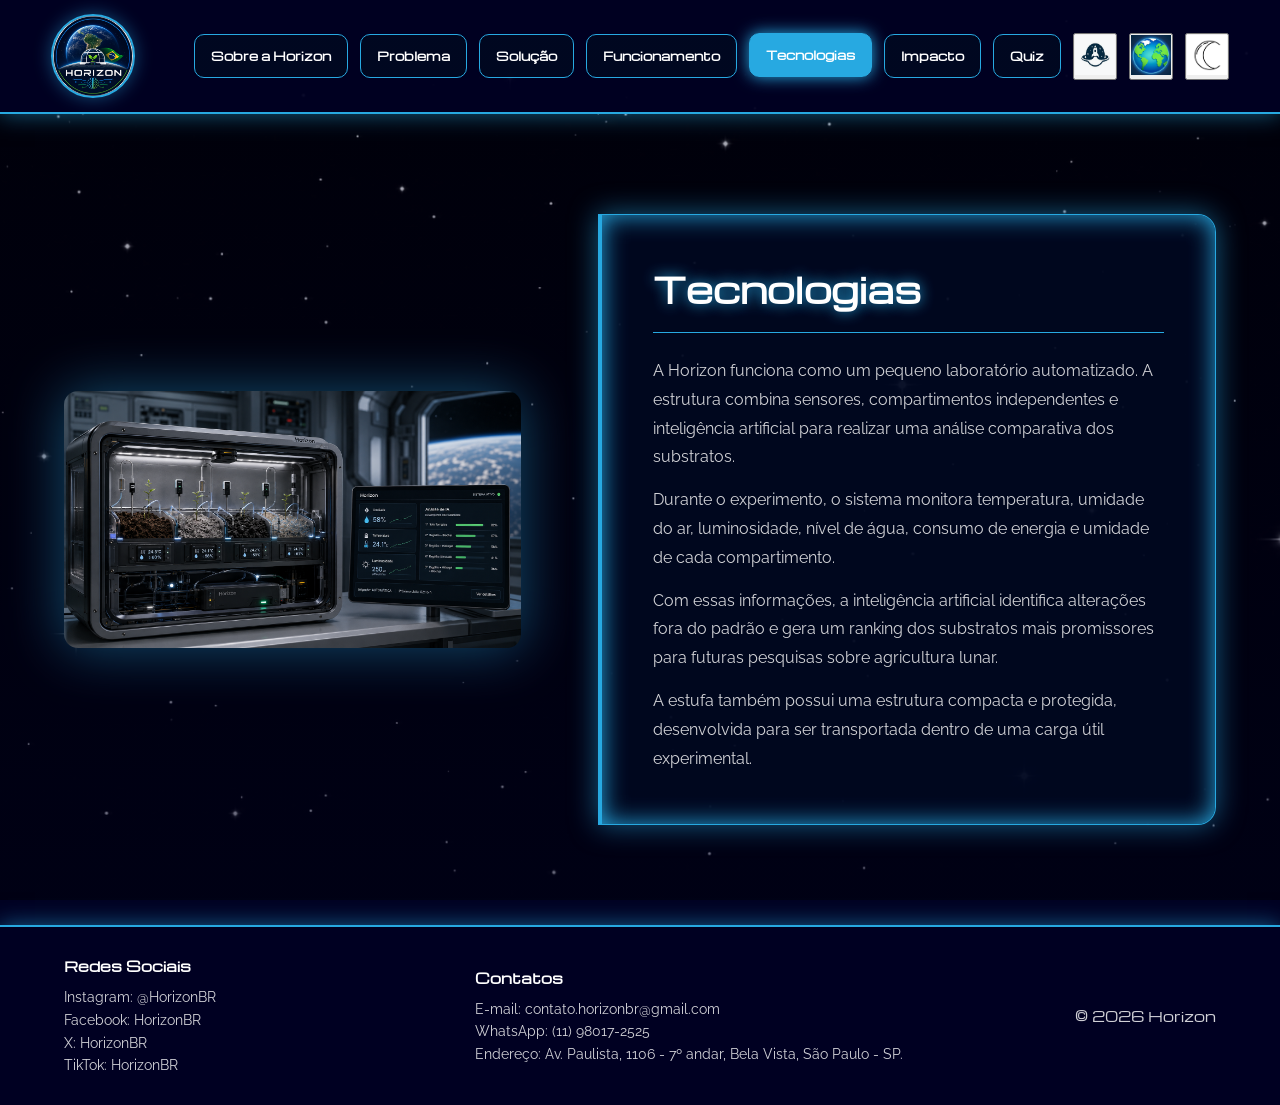
<file: tecnologias.html>
<!DOCTYPE html>
<html lang="pt-BR">
<head>
    <meta charset="UTF-8">
    <meta name="viewport" content="width=device-width, initial-scale=1.0">
    <link rel="preconnect" href="https://fonts.googleapis.com">
    <link rel="preconnect" href="https://fonts.gstatic.com" crossorigin>
    <link href="https://fonts.googleapis.com/css2?family=Michroma&family=Raleway:wght@400;500;600&display=swap" rel="stylesheet">
    <link rel="stylesheet" href="./src/css/tecnologias.css">
    <title>Tecnologias | Horizon</title>
</head>
<body>
    <header>
        <a class="logo-link" href="./index.html" aria-label="Ir para Sobre a Horizon"><img class="logo" src="./src/assets/logo_Horizon.png" alt="Logo Horizon"></a>
        <nav aria-label="Navegação principal">
            <a href="./sobre.html">Sobre a Horizon</a><a href="./problema.html">Problema</a><a href="./solucao.html">Solução</a><a href="./funcionamento.html">Funcionamento</a>
            <a class="active" href="./tecnologias.html" aria-current="page">Tecnologias</a><a href="./impacto.html">Impacto</a><a href="./quiz.html">Quiz</a>
            <button id="SpaceTheme"><img src="./src/assets/EspaçoLogo.png" alt="EspaçoLogo" class="mode"></button>
            <button id="EarthTheme"><img src="./src/assets/TerraLogo.png" alt="TerraLogo" class="mode"></button>
            <button id="MoonTheme"><img src="./src/assets/LuaLogo.png" alt="LuaLogo" class="mode"></button>
        </nav>
    </header>
    <main>
        <section class="pagina-layout">
            <figure class="imagem-conteudo">
                <img src="./src/assets/Tecnologia.png" alt="Ilustracao das tecnologias utilizadas pela Horizon">
            </figure>
            <article class="card">
            <h1>Tecnologias</h1>
            <p>A Horizon funciona como um pequeno laboratório automatizado. A estrutura combina sensores, compartimentos independentes e inteligência artificial para realizar uma análise comparativa dos substratos.</p>
            <p>Durante o experimento, o sistema monitora temperatura, umidade do ar, luminosidade, nível de água, consumo de energia e umidade de cada compartimento.</p>
            <p>Com essas informações, a inteligência artificial identifica alterações fora do padrão e gera um ranking dos substratos mais promissores para futuras pesquisas sobre agricultura lunar.</p>
            <p>A estufa também possui uma estrutura compacta e protegida, desenvolvida para ser transportada dentro de uma carga útil experimental.</p>
            </article>
        </section>
    </main>
    <footer>
        <section><h2>Redes Sociais</h2><ul><li>Instagram: @HorizonBR</li><li>Facebook: HorizonBR</li><li>X: HorizonBR</li><li>TikTok: HorizonBR</li></ul></section>
        <section><h2>Contatos</h2><ul><li>E-mail: contato.horizonbr@gmail.com</li><li>WhatsApp: (11) 98017-2525</li><li>Endereço: Av. Paulista, 1106 - 7º andar, Bela Vista, São Paulo - SP.</li></ul></section>
        <p class="copyright">© 2026 Horizon</p>
    </footer>
    <script src="./src/js/trocarCor.js"></script>
</body>
</html>
</file>
<file: src/css/inicio.css>
:root {
    --mainFontFamily: "Michroma", Times, serif;
    --bg-foguete: url("../assets/foguete.png");
    --bg-card: rgba(0, 8, 32, 0.86);
    --azul-neon: rgb(39, 169, 225);
}

* {
    margin: 0;
    padding: 0;
    box-sizing: border-box;
}

body {
    font-family: var(--mainFontFamily);
    display: flex;
    flex-direction: column;
}

.hero {
    min-height: 100vh;
    background-image: var(--bg-foguete);
    background-size: cover;
    background-position: center;
    background-repeat: no-repeat;
    display: flex;
    flex-direction: column;
    justify-content: center;
    align-items: center;
}

.hero-logo {
    width: 17em;
    height: 17em;
    border-radius: 50%;
    object-fit: cover;
    transform: translateY(-150px);
}

.bottons {
    display: flex;
    flex-direction: column;
    gap: 1em;
}

.bottons button {
    position: relative;
    overflow: hidden;
    background: linear-gradient(90deg, var(--azul-neon) 50%, var(--bg-card) 50%);
    background-size: 200% 100%;
    background-position: 100% 0;
    border: 2px solid var(--azul-neon);
    color: rgb(255, 255, 255);
    width: 340px;
    height: 90px;
    font-size: 25px;
    border-radius: 12px;
    cursor: pointer;
    font-family: var(--mainFontFamily);
    box-shadow: inset 0 0 12px rgba(39, 169, 225, 0.12);
    transform: translateY(-47px);
    transition: background-position 0.35s ease, box-shadow 0.25s, transform 0.15s;
}

.bottons button:hover {
    background-position: 0 0;
    box-shadow: 0 0 18px rgba(39, 169, 225, 0.85);
    transform: translateY(-49px);
}

.bottons button:active {
    transform: translateY(-47px) scale(0.97);
}
</file>
<file: src/css/funcionamento.css>
@import url("./pagina.css");
</file>
<file: src/css/impacto.css>
@import url("./pagina.css");
</file>
<file: src/css/integrantes.css>
:root {
    --mainFontFamily: "Michroma", Times, serif;
    --azul-espaco: rgb(0, 14, 44);
    --bg-card: rgba(0, 8, 32, 0.86);
    --azul-logo: rgb(39, 169, 225);
    --branco-logo: rgb(255, 255, 255);
}

* {
    margin: 0;
    padding: 0;
    box-sizing: border-box;
}

body {
    min-height: 100vh;
    font-family: var(--mainFontFamily);
    color: var(--branco-logo);
    display: flex;
    flex-direction: column;
    background-color: var(--azul-espaco);
    overflow-x: hidden;
}

.conteudo-integrantes {
    min-height: 100vh;
    padding: 3rem 1rem;
    display: flex;
    flex-direction: column;
    align-items: center;
    justify-content: center;
    gap: 2rem;
}

.fundo_integrantes {
    position: fixed;
    inset: 0;
    width: 100%;
    height: 100%;
    object-fit: cover;
    z-index: -1;
}

.logo {
    width: 16rem;
    height: 16rem;
    border-radius: 50%;
    object-fit: cover;
    border: 3px solid var(--azul-logo);
    box-shadow: 0 0 28px rgba(39, 169, 225, 0.7);
}

h1 {
    font-size: 2rem;
    text-align: center;
    text-shadow: 0 0 12px rgba(39, 169, 225, 0.9);
}

.card {
    width: min(90%, 780px);
    padding: 2rem;
    border-radius: 16px;
    border: 2px solid var(--azul-logo);
    background-color: rgba(0, 14, 44, 0.86);
    box-shadow: 0 0 30px rgba(39, 169, 225, 0.35);
    display: flex;
    flex-direction: column;
    gap: 1rem;
}

.card h2 {
    padding: 0.8rem 1rem;
    color: var(--branco-logo);
    border-left: 4px solid var(--azul-logo);
    border-radius: 8px;
    background-color: rgba(255, 255, 255, 0.06);
    font-size: 1rem;
    line-height: 1.6;
}

button {
    position: relative;
    overflow: hidden;
    width: 280px;
    height: 75px;
    color: rgb(255, 255, 255);
    border: 2px solid var(--azul-logo);
    border-radius: 12px;
    background: linear-gradient(90deg, var(--azul-logo) 50%, var(--bg-card) 50%);
    background-size: 200% 100%;
    background-position: 100% 0;
    font-family: var(--mainFontFamily);
    font-size: 22px;
    cursor: pointer;
    box-shadow: inset 0 0 12px rgba(39, 169, 225, 0.12);
    transition: background-position 0.35s ease, box-shadow 0.25s, transform 0.15s;
}

button:hover {
    background-position: 0 0;
    box-shadow: 0 0 18px rgba(39, 169, 225, 0.85);
    transform: translateY(-1px);
}

button:active {
    transform: translateY(0) scale(0.97);
}

footer {
    padding: 28px clamp(20px, 5vw, 72px);
    display: grid;
    grid-template-columns: 1fr 1.5fr auto;
    align-items: center;
    gap: 32px;
    background: rgba(0, 1, 34, 0.97);
    border-top: 2px solid var(--azul-logo);
    box-shadow: 0 0 22px rgba(39, 169, 225, 0.5);
}

footer h2 {
    margin-bottom: 10px;
    font-size: 0.9rem;
}

footer ul {
    list-style: none;
}

footer li,
footer p {
    color: rgba(255, 255, 255, 0.82);
    font-family: "Raleway", sans-serif;
    font-size: 0.88rem;
    line-height: 1.6;
}

footer p {
    white-space: nowrap;
    font-family: var(--mainFontFamily);
}

@media (max-width: 800px) {
    footer {
        grid-template-columns: 1fr;
    }
}

@media (max-width: 600px) {
    .logo {
        width: 11rem;
        height: 11rem;
    }

    h1 {
        font-size: 1.4rem;
    }

    .card {
        padding: 1rem;
    }

    .card h2 {
        font-size: 0.8rem;
    }
}
</file>
<file: src/css/problema.css>
@import url("./sobre.css");

.problema-layout {
    display: grid;
    grid-template-columns: minmax(300px, 0.85fr) minmax(0, 1.15fr);
    align-items: center;
    gap: clamp(28px, 6vw, 80px);
}

.imagem-problema {
    display: flex;
    align-items: center;
    justify-content: center;
}

.imagem-problema img {
    width: min(100%, 520px);
    height: auto;
    filter: drop-shadow(0 0 28px rgba(39, 169, 225, 0.45));
}

.pergunta {
    margin-top: 22px;
    padding: 18px;
    color: #ffffff !important;
    border-left: 3px solid var(--azul-neon);
    background: rgba(39, 169, 225, 0.12);
    font-weight: 600;
}

@media (max-width: 900px) {
    .problema-layout {
        grid-template-columns: 1fr;
    }

    .imagem-problema img {
        max-height: 380px;
        object-fit: contain;
    }
}
</file>
<file: src/css/quiz.css>
@import url("./pagina.css");

.conteudo {
    align-items: center;
}

.quiz-card {
    width: min(100%, 900px);
    padding: clamp(26px, 5vw, 52px);
    border: 1px solid var(--azul-neon);
    border-radius: 18px;
    background: var(--azul-card);
    box-shadow: 0 0 30px rgba(39, 169, 225, 0.5), inset 0 0 24px rgba(39, 169, 225, 0.1);
}

.quiz-header {
    display: flex;
    align-items: flex-end;
    justify-content: space-between;
    gap: 24px;
}

.quiz-header h1 {
    font-family: var(--fonte-titulo);
    font-size: clamp(1.45rem, 3vw, 2.2rem);
    line-height: 1.3;
    text-shadow: 0 0 14px rgba(39, 169, 225, 0.9);
}

#counter {
    color: var(--texto-suave);
    font-weight: 600;
    white-space: nowrap;
}

#progress-bar {
    width: 100%;
    height: 10px;
    margin: 28px 0 34px;
    overflow: hidden;
    border: 1px solid rgba(39, 169, 225, 0.5);
    border-radius: 999px;
    background: rgba(255, 255, 255, 0.08);
}

#progress-fill {
    width: 0;
    height: 100%;
    border-radius: inherit;
    background: linear-gradient(90deg, #1689bd, #70d5ff);
    box-shadow: 0 0 12px rgba(39, 169, 225, 0.8);
    transition: width 0.35s ease;
}

.q-card {
    animation: aparecer 0.3s ease;
}

.q-num {
    margin-bottom: 12px;
    color: #8edcff;
    font-family: var(--fonte-titulo);
    font-size: 0.72rem;
    letter-spacing: 0.08em;
    text-transform: uppercase;
}

.q-text {
    margin-bottom: 26px;
    font-size: clamp(1.05rem, 2vw, 1.3rem);
    font-weight: 600;
    line-height: 1.55;
}

.options {
    display: grid;
    grid-template-columns: 1fr 1fr;
    gap: 14px;
}

.opt {
    min-height: 68px;
    padding: 14px 16px;
    display: flex;
    align-items: center;
    gap: 14px;
    color: var(--texto-suave);
    border: 1px solid rgba(39, 169, 225, 0.45);
    border-radius: 12px;
    background: rgba(255, 255, 255, 0.045);
    cursor: pointer;
    line-height: 1.45;
    transition: border-color 0.2s ease, background 0.2s ease, transform 0.2s ease;
}

.opt:hover:not(.disabled) {
    color: #ffffff;
    border-color: var(--azul-neon);
    background: rgba(39, 169, 225, 0.14);
    transform: translateY(-2px);
}

.letter {
    width: 34px;
    height: 34px;
    flex: 0 0 34px;
    display: grid;
    place-items: center;
    color: #ffffff;
    border: 1px solid var(--azul-neon);
    border-radius: 50%;
    font-family: var(--fonte-titulo);
    font-size: 0.7rem;
}

.opt.disabled {
    cursor: default;
    opacity: 0.72;
}

.opt.correct {
    color: #ffffff;
    border-color: #70d5ff;
    background: rgba(39, 169, 225, 0.23);
    opacity: 1;
}

.opt.wrong {
    color: #ffffff;
    border-color: #ff6b7a;
    background: rgba(181, 37, 55, 0.22);
    opacity: 1;
}

.feedback {
    display: none;
    margin-top: 22px;
    padding: 16px 18px;
    border-radius: 10px;
    line-height: 1.6;
}

.feedback.show {
    display: block;
}

.feedback.ok {
    color: #dff7ff;
    border-left: 4px solid #70d5ff;
    background: rgba(39, 169, 225, 0.14);
}

.feedback.err {
    color: #ffe5e8;
    border-left: 4px solid #ff6b7a;
    background: rgba(181, 37, 55, 0.18);
}

#score-card {
    display: none;
    padding: 22px;
    text-align: center;
    animation: aparecer 0.35s ease;
}

.resultado-titulo {
    color: #8edcff;
    font-family: var(--fonte-titulo);
    font-size: 0.8rem;
    letter-spacing: 0.1em;
    text-transform: uppercase;
}

#score-num {
    margin: 18px 0 6px;
    font-family: var(--fonte-titulo);
    font-size: clamp(2.8rem, 8vw, 5rem);
    text-shadow: 0 0 20px rgba(39, 169, 225, 0.9);
}

#score-label,
#score-msg {
    color: var(--texto-suave);
}

#score-msg {
    max-width: 620px;
    margin: 18px auto 0;
    line-height: 1.7;
}

#restart-btn {
    min-height: 48px;
    margin-top: 26px;
    padding: 0 24px;
    color: #ffffff;
    border: 1px solid var(--azul-neon);
    border-radius: 10px;
    background: #137eac;
    font-family: var(--fonte-titulo);
    cursor: pointer;
    transition: box-shadow 0.2s ease, transform 0.2s ease;
}

#restart-btn:hover {
    box-shadow: 0 0 16px rgba(39, 169, 225, 0.75);
    transform: translateY(-2px);
}

@keyframes aparecer {
    from { opacity: 0; transform: translateY(8px); }
    to { opacity: 1; transform: translateY(0); }
}

@media (max-width: 700px) {
    .quiz-header {
        align-items: flex-start;
        flex-direction: column;
        gap: 10px;
    }

    .options {
        grid-template-columns: 1fr;
    }
}
</file>
<file: src/css/sobre.css>
:root {
    --azul-escuro: #000122;
    --azul-card: rgba(0, 8, 32, 0.9);
    --azul-neon: #27a9e1;
    --texto: #ffffff;
    --texto-suave: rgba(255, 255, 255, 0.82);
    --fonte-titulo: "Michroma", sans-serif;
    --fonte-texto: "Raleway", sans-serif;
    --bg-overlay: rgba(0, 1, 34, 0.28), rgba(0, 1, 34, 0.6);
    --bg-surface: rgba(0, 1, 34, 0.94);
    --neon-glow: rgba(39, 169, 225, 0.55);
}

* {
    margin: 0;
    padding: 0;
    box-sizing: border-box;
}

.space-mode{
    --azul-escuro: #000122;
    --azul-card: rgba(0, 8, 32, 0.9);
    --azul-neon: #27a9e1;
    --texto: #ffffff;
    --texto-suave: rgba(255, 255, 255, 0.82);
    --fonte-titulo: "Michroma", sans-serif;
    --fonte-texto: "Raleway", sans-serif;
    --bg-overlay: rgba(0, 1, 34, 0.28), rgba(0, 1, 34, 0.6);
    --bg-surface: rgba(0, 1, 34, 0.94);
    --neon-glow: rgba(39, 169, 225, 0.55);
}


.earth-mode{
    --azul-escuro: #643909;
    --azul-card: rgba(117, 85, 25, 0.801);
    --azul-neon: #493312;
    --texto: #9bbb0d;
    --texto-suave: rgba(194, 212, 25, 0.82);
    --fonte-titulo: "Michroma", sans-serif;
    --fonte-texto: "Raleway", sans-serif;
    --bg-surface: rgba(20, 60, 5, 0.94);
    --neon-glow: rgba(37, 182, 18, 0.55);
}

.moon-mode{
    --azul-escuro: #6f7081;
    --azul-card: rgba(88, 90, 97, 0.9);
    --azul-neon: #3c4549;
    --texto: #fdfdfd;
    --texto-suave: rgba(255, 255, 255, 0.82);
    --fonte-titulo: "Michroma", sans-serif;
    --fonte-texto: "Raleway", sans-serif;
    --bg-surface: rgba(60, 62, 70, 0.94);
    --neon-glow: rgba(60, 69, 73, 0.55);
}

body {
    min-height: 100vh;
    display: flex;
    flex-direction: column;
    color: var(--texto);
    background-color: var(--azul-escuro);
    background-image:
        linear-gradient(var(--bg-overlay)),
        url("../assets/estrelas_espaco.png");
    background-size: cover;
    background-position: center;
    background-attachment: fixed;
    font-family: var(--fonte-texto);
}

header {
    min-height: 112px;
    padding: 14px clamp(20px, 4vw, 64px);
    display: flex;
    align-items: center;
    gap: clamp(24px, 4vw, 64px);
    background: var(--bg-surface);
    border-bottom: 2px solid var(--azul-neon);
    box-shadow: 0 0 22px var(--neon-glow);
}

.logo-link {
    flex: 0 0 auto;
    line-height: 0;
}

.logo {
    width: 84px;
    aspect-ratio: 1;
    object-fit: cover;
    border-radius: 50%;
    border: 2px solid var(--azul-neon);
    box-shadow: 0 0 18px rgba(39, 169, 225, 0.45);
}

nav {
    flex: 1;
    display: flex;
    justify-content: flex-end;
    align-items: center;
    gap: 12px;
    flex-wrap: wrap;
}

nav a {
    min-height: 44px;
    padding: 0 16px;
    display: inline-flex;
    align-items: center;
    justify-content: center;
    color: var(--texto);
    border: 1px solid var(--azul-neon);
    border-radius: 10px;
    background: linear-gradient(90deg, var(--azul-neon) 50%, var(--azul-card) 50%);
    background-size: 205% 100%;
    background-position: 100% 0;
    font-family: var(--fonte-titulo);
    font-size: 0.72rem;
    font-weight: 600;
    text-decoration: none;
    transition: background-position 0.3s ease, box-shadow 0.25s ease, transform 0.2s ease;
}

nav a:hover,
nav a.active {
    background-position: 0 0;
    box-shadow: 0 0 16px rgba(39, 169, 225, 0.75);
    transform: translateY(-1px);
}

nav a:focus-visible {
    outline: 3px solid #ffffff;
    outline-offset: 3px;
}

main {
    flex: 1;
    width: min(1280px, 100%);
    margin: 0 auto;
    padding: clamp(48px, 8vw, 110px) clamp(20px, 5vw, 72px);
}

.apresentacao {
    display: grid;
    grid-template-columns: minmax(0, 1.05fr) minmax(320px, 0.95fr);
    align-items: center;
    gap: clamp(24px, 5vw, 72px);
}

.card {
    padding: clamp(28px, 4vw, 52px);
    border: 1px solid var(--azul-neon);
    border-left: 4px solid var(--azul-neon);
    border-radius: 0 18px 18px 0;
    background: var(--azul-card);
    box-shadow:
        0 0 28px rgba(39, 169, 225, 0.5),
        inset 0 0 24px rgba(39, 169, 225, 0.1);
}

.tag {
    display: inline-block;
    margin-bottom: 14px;
    color: #8edcff;
    font-family: var(--fonte-titulo);
    font-size: 0.7rem;
    letter-spacing: 0.12em;
    text-transform: uppercase;
}

.card h1 {
    margin-bottom: 24px;
    padding-bottom: 20px;
    border-bottom: 1px solid rgba(39, 169, 225, 0.75);
    font-family: var(--fonte-titulo);
    font-size: clamp(1.55rem, 3vw, 2.25rem);
    line-height: 1.3;
    text-shadow: 0 0 14px rgba(39, 169, 225, 0.9);
}

.card p {
    color: var(--texto-suave);
    font-size: 1rem;
    line-height: 1.75;
}

.card p + p {
    margin-top: 14px;
}

.imagem-estufa {
    display: flex;
    align-items: center;
    justify-content: center;
}

.imagem-estufa img {
    width: min(100%, 560px);
    height: auto;
    object-fit: contain;
    filter: drop-shadow(0 0 28px rgba(39, 169, 225, 0.28));
}

footer {
    padding: 28px clamp(20px, 5vw, 72px);
    display: grid;
    grid-template-columns: 1fr 1.5fr auto;
    align-items: center;
    gap: 32px;
    background: var(--bg-surface);
    border-top: 2px solid var(--azul-neon);
    box-shadow: 0 0 22px var(--neon-glow);
}

footer h2 {
    margin-bottom: 10px;
    font-family: var(--fonte-titulo);
    font-size: 0.9rem;
}

footer ul {
    list-style: none;
}

footer li,
.copyright {
    color: var(--texto-suave);
    font-size: 0.88rem;
    line-height: 1.6;
}

.copyright {
    white-space: nowrap;
    font-family: var(--fonte-titulo);
}

.mode{
    height: 3em;
    width: 3em;
}

@media (max-width: 1000px) {
    header {
        flex-direction: column;
    }

    nav {
        justify-content: center;
    }

    .apresentacao {
        grid-template-columns: 1fr;
    }

    .imagem-estufa {
        grid-row: 1;
    }

    .imagem-estufa img {
        max-height: 420px;
    }

    footer {
        grid-template-columns: 1fr 1fr;
    }

    .copyright {
        grid-column: 1 / -1;
        text-align: center;
    }
}

@media (max-width: 620px) {
    header {
        padding-inline: 14px;
    }

    nav {
        width: 100%;
        display: grid;
        grid-template-columns: 1fr 1fr;
    }

    nav a {
        padding-inline: 8px;
        font-size: 0.62rem;
        text-align: center;
    }

    main {
        padding-block: 42px;
    }

    .card {
        padding: 26px 22px;
    }

    .card p {
        font-size: 0.95rem;
    }

    footer {
        grid-template-columns: 1fr;
    }

    .copyright {
        grid-column: auto;
        text-align: left;
    }
}
</file>
<file: src/css/solucao.css>
@import url("./sobre.css");

main {
    width: min(1500px, 100%);
}

.solucao-layout {
    display: grid;
    grid-template-columns: minmax(180px, 0.7fr) minmax(420px, 1.6fr) minmax(180px, 0.7fr);
    align-items: center;
    gap: clamp(20px, 3vw, 48px);
}

.imagem-solucao {
    min-width: 0;
    display: flex;
    flex-direction: column;
    align-items: center;
    gap: 12px;
}

.imagem-solucao img {
    width: 100%;
    max-height: 430px;
    object-fit: contain;
    border-radius: 14px;
    filter: drop-shadow(0 0 24px rgba(39, 169, 225, 0.48));
}

.imagem-vsb img {
    max-width: 300px;
}

.imagem-estufa img {
    max-width: 360px;
}

.imagem-solucao figcaption {
    color: var(--texto-suave);
    font-family: var(--fonte-titulo);
    font-size: 0.72rem;
    letter-spacing: 0.08em;
    text-transform: uppercase;
}

@media (max-width: 1100px) {
    .solucao-layout {
        grid-template-columns: 1fr 1fr;
    }

    .solucao-layout .card {
        grid-column: 1 / -1;
        grid-row: 1;
    }

    .imagem-solucao img {
        max-height: 340px;
    }
}

@media (max-width: 620px) {
    .solucao-layout {
        grid-template-columns: 1fr;
    }

    .solucao-layout .card {
        grid-column: auto;
    }
}
</file>
<file: src/css/tecnologias.css>
@import url("./pagina.css");
</file>
